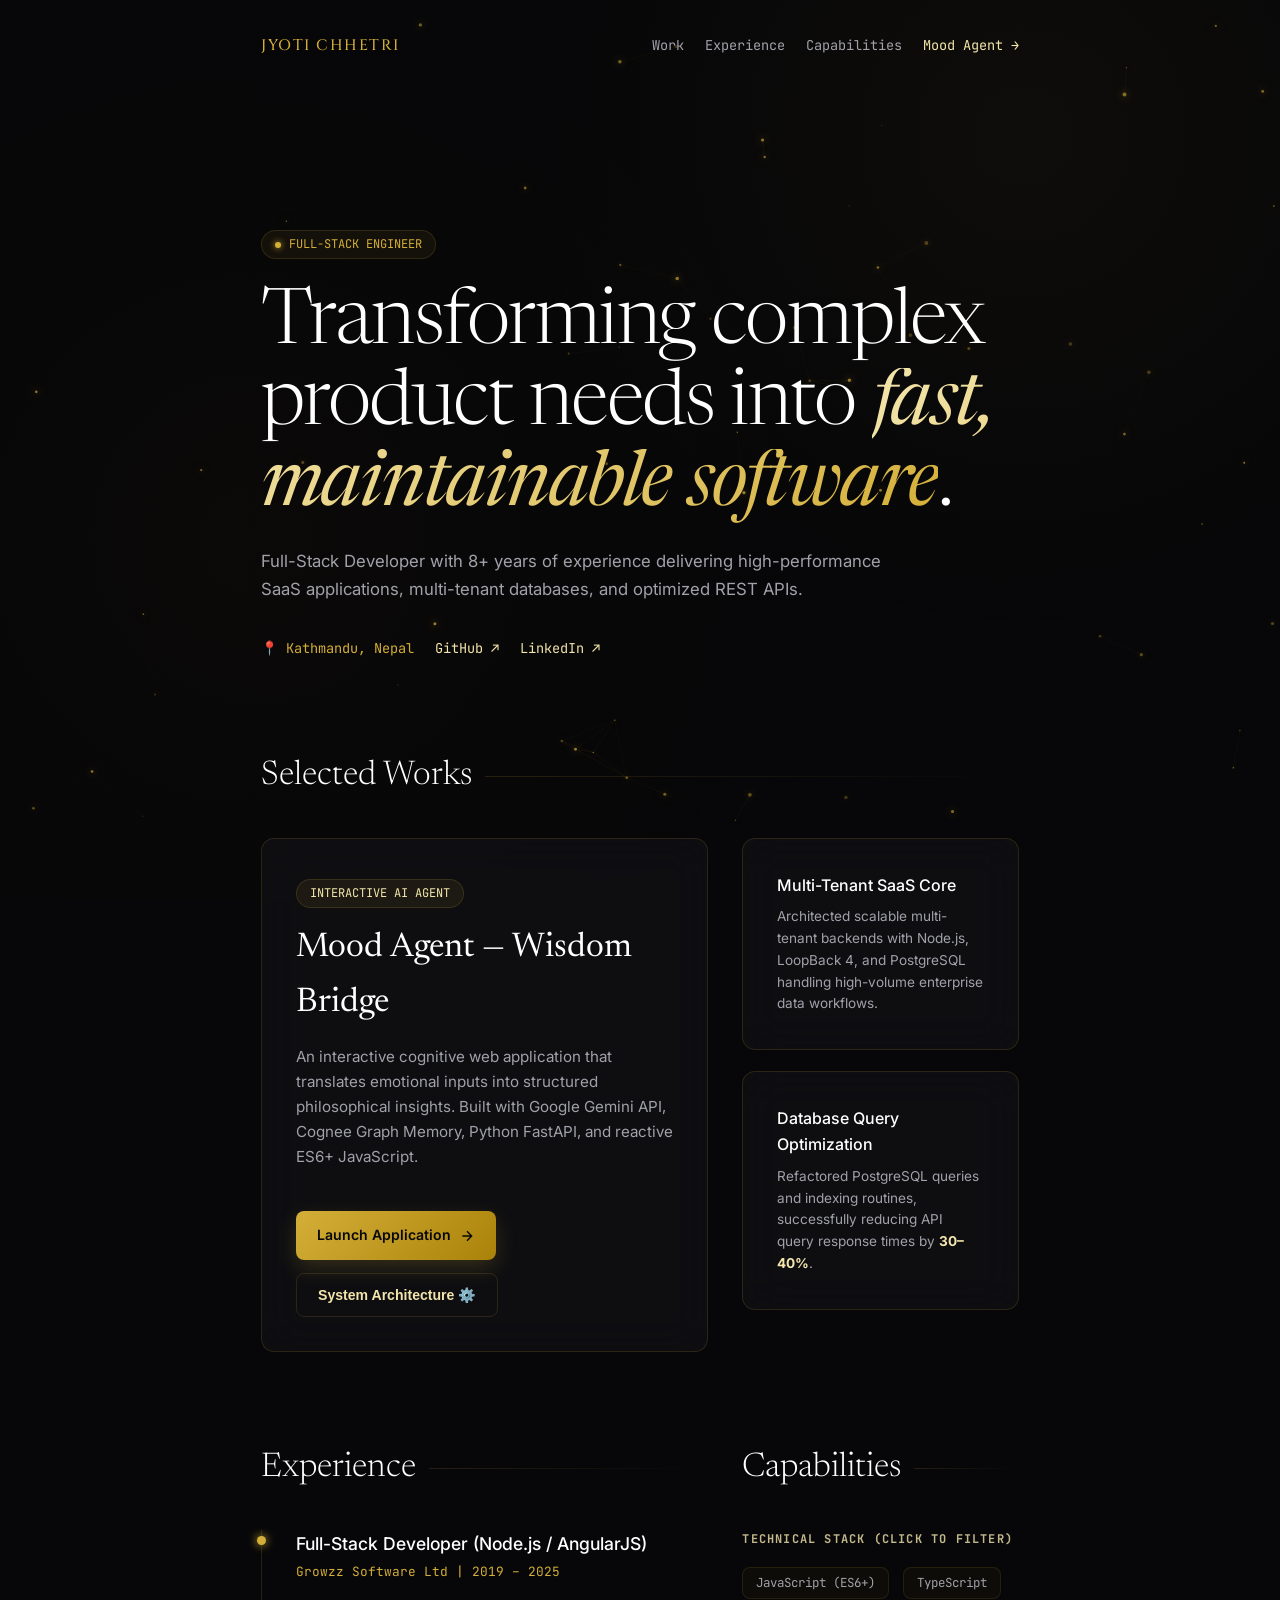
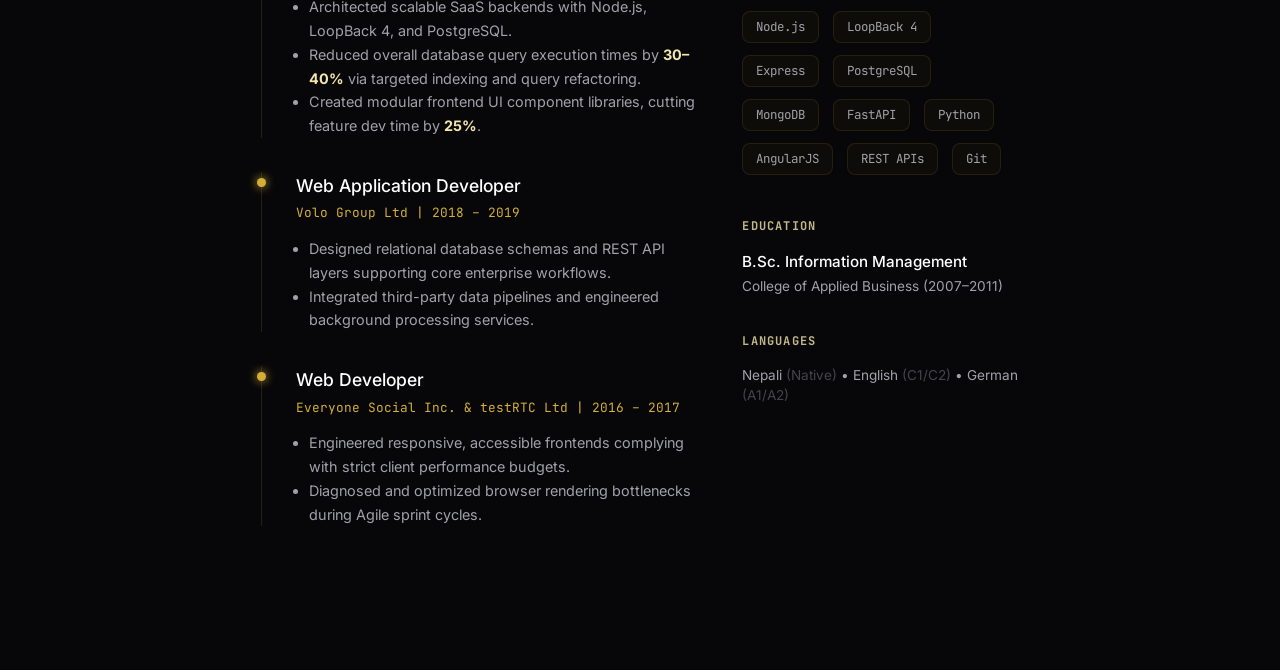
<file: frontend/index.html>
<!DOCTYPE html>
<html lang="en">
<head>
  <meta charset="UTF-8" />
  <meta name="viewport" content="width=device-width, initial-scale=1.0" />
  
  <title>Jyoti Chhetri — Full-Stack Engineer</title>
  <meta name="description" content="Full-Stack Engineer with 8+ years of experience delivering high-performance SaaS applications, multi-tenant database architectures, and REST APIs." />
  <meta property="og:title" content="Jyoti Chhetri — Full-Stack Engineer" />
  <meta property="og:description" content="Engineering scalable web systems with high throughput, clean logic, and architectural precision." />
  <meta property="og:type" content="website" />

  <script async src="https://www.googletagmanager.com/gtag/js?id=G-J9BEK6DE75"></script>
  <script>
    window.dataLayer = window.dataLayer || [];
    function gtag(){dataLayer.push(arguments);}
    gtag('js', new Date());
    gtag('config', 'G-J9BEK6DE75');
  </script>
  
  <link rel="icon" type="image/svg+xml" href="[data-uri]">
  <link rel="shortcut icon" href="data:image/x-icon;," type="image/x-icon">
  <link rel="preconnect" href="https://fonts.googleapis.com" />
  <link rel="preconnect" href="https://fonts.gstatic.com" crossorigin />
  <link
    href="https://fonts.googleapis.com/css2?family=Cinzel:wght@400..600&family=Inter:ital,opsz,wght@0,14..32,300..600;1,14..32,300..600&family=JetBrains+Mono:wght@300;400;500&family=Newsreader:ital,opsz,wght@0,6..72,300..400;1,6..72,300..400&display=swap"
    rel="stylesheet"
  />
  <link rel="stylesheet" href="style.css" />
  
  <style>
    /* Fibonacci Spatial System & Ethereal Gold Palette */
    :root {
      --fib-1: 1px;
      --fib-2: 2px;
      --fib-3: 3px;
      --fib-5: 5px;
      --fib-8: 8px;
      --fib-13: 13px;
      --fib-21: 21px;
      --fib-34: 34px;
      --fib-55: 55px;
      --fib-89: 89px;
      --fib-144: 144px;

      --bg-dark: #070709;
      --bg-card: rgba(18, 18, 22, 0.7);
      --gold-primary: #d4af37;
      --gold-light: #f3e5ab;
      --gold-subtle: rgba(212, 175, 55, 0.25);
      
      --text-main: #f4f4f6;
      --text-muted: #a1a1aa;
      --border-subtle: rgba(212, 175, 55, 0.15);
    }

    body {
      background-color: var(--bg-dark);
      color: var(--text-main);
      font-family: 'Inter', sans-serif;
      overflow-x: hidden;
    }

    /* Full-Screen Dynamic Background Canvas */
    #art-canvas {
      position: fixed;
      top: 0;
      left: 0;
      width: 100vw;
      height: 100vh;
      z-index: 0;
      pointer-events: none;
    }

    .golden-grid {
      display: grid;
      grid-template-columns: 1.618fr 1fr;
      gap: var(--fib-34);
    }

    @media (max-width: 880px) {
      .golden-grid {
        grid-template-columns: 1fr;
      }
    }

    .ambient-glow {
      position: fixed;
      top: 0;
      left: 50%;
      transform: translateX(-50%);
      width: 100vw;
      height: 100vh;
      background: 
        radial-gradient(circle at 80% 15%, rgba(212, 175, 55, 0.04) 0%, transparent 40%),
        radial-gradient(circle at 20% 60%, rgba(245, 158, 11, 0.02) 0%, transparent 50%);
      pointer-events: none;
      z-index: 0;
    }

    .portfolio-hero {
      padding-top: var(--fib-89);
      padding-bottom: var(--fib-89);
      position: relative;
      z-index: 1;
    }

    .artistic-name {
      font-family: 'Newsreader', serif;
      font-size: clamp(2.8rem, 6.2vw, 4.8rem);
      font-weight: 300;
      letter-spacing: -0.02em;
      line-height: 1.05;
      color: #ffffff;
      margin-top: var(--fib-13);
      margin-bottom: var(--fib-21);
    }

    .artistic-name span {
      font-style: italic;
      background: linear-gradient(135deg, var(--gold-light), var(--gold-primary));
      -webkit-background-clip: text;
      -webkit-text-fill-color: transparent;
      font-weight: 400;
    }

    .art-card {
      background: var(--bg-card);
      border: 1px solid var(--border-subtle);
      border-radius: var(--fib-13);
      padding: var(--fib-34);
      backdrop-filter: blur(20px);
      -webkit-backdrop-filter: blur(20px);
      position: relative;
      overflow: hidden;
      transition: all 0.34s cubic-bezier(0.16, 1, 0.3, 1);
    }

    .art-card::before {
      content: '';
      position: absolute;
      top: 0;
      left: 0;
      right: 0;
      height: 1px;
      background: linear-gradient(90deg, transparent, var(--gold-primary), transparent);
      opacity: 0;
      transition: opacity 0.34s ease;
    }

    .art-card:hover {
      border-color: rgba(212, 175, 55, 0.4);
      transform: translateY(-3px);
      box-shadow: 0 var(--fib-21) var(--fib-34) rgba(0, 0, 0, 0.6),
                  0 0 20px rgba(212, 175, 55, 0.05);
    }

    .art-card:hover::before {
      opacity: 1;
    }

    .section-title {
      font-family: 'Newsreader', serif;
      font-size: var(--fib-34);
      font-weight: 300;
      color: #ffffff;
      margin-bottom: var(--fib-34);
      display: flex;
      align-items: center;
      gap: var(--fib-13);
    }

    .section-title::after {
      content: '';
      flex: 1;
      height: 1px;
      background: linear-gradient(90deg, var(--border-subtle), transparent);
    }

    .timeline {
      display: flex;
      flex-direction: column;
      gap: var(--fib-34);
    }

    .timeline-node {
      position: relative;
      padding-left: var(--fib-34);
      border-left: 1px solid var(--border-subtle);
      transition: border-color 0.2s ease, opacity 0.3s ease;
    }

    .timeline-node::before {
      content: '';
      position: absolute;
      left: -5px;
      top: 6px;
      width: 9px;
      height: 9px;
      border-radius: 50%;
      background: var(--gold-primary);
      box-shadow: 0 0 10px var(--gold-primary);
    }

    .timeline-node.highlight {
      border-left-color: var(--gold-light);
      background: rgba(212, 175, 55, 0.03);
      border-radius: 0 var(--fib-8) var(--fib-8) 0;
    }

    .skill-pill {
      display: inline-flex;
      align-items: center;
      padding: var(--fib-5) var(--fib-13);
      background: rgba(212, 175, 55, 0.03);
      border: 1px solid rgba(212, 175, 55, 0.12);
      border-radius: var(--fib-8);
      font-family: 'JetBrains Mono', monospace;
      font-size: 0.78rem;
      color: var(--text-muted);
      margin-right: var(--fib-8);
      margin-bottom: var(--fib-8);
      cursor: pointer;
      user-select: none;
      transition: all 0.2s ease;
    }

    .skill-pill:hover, .skill-pill.active {
      border-color: var(--gold-primary);
      color: var(--gold-light);
      background: rgba(212, 175, 55, 0.12);
    }

    .art-btn {
      display: inline-flex;
      align-items: center;
      gap: var(--fib-8);
      padding: var(--fib-13) var(--fib-21);
      background: linear-gradient(135deg, #d4af37, #aa820a);
      color: #070709;
      font-weight: 600;
      font-size: 0.88rem;
      border-radius: var(--fib-8);
      text-decoration: none;
      box-shadow: 0 var(--fib-8) var(--fib-21) rgba(212, 175, 55, 0.2);
      transition: all 0.25s cubic-bezier(0.16, 1, 0.3, 1);
      border: none;
      cursor: pointer;
    }

    .art-btn:hover {
      transform: translateY(-2px);
      box-shadow: 0 var(--fib-13) var(--fib-34) rgba(212, 175, 55, 0.35);
      background: linear-gradient(135deg, var(--gold-light), var(--gold-primary));
    }

    .art-btn-secondary {
      background: transparent;
      border: 1px solid var(--border-subtle);
      color: var(--gold-light);
      box-shadow: none;
    }

    .art-btn-secondary:hover {
      background: rgba(212, 175, 55, 0.08);
      border-color: var(--gold-primary);
    }

    .nav-bar {
      padding-top: var(--fib-34);
      padding-bottom: var(--fib-21);
      display: flex;
      justify-content: space-between;
      align-items: center;
      position: relative;
      z-index: 10;
    }

    .nav-link {
      color: var(--text-muted);
      text-decoration: none;
      font-size: 0.85rem;
      font-family: 'JetBrains Mono', monospace;
      transition: color 0.2s ease;
    }

    .nav-link:hover {
      color: var(--gold-light);
    }

    .eyebrow-badge {
      display: inline-flex;
      align-items: center;
      gap: var(--fib-8);
      padding: 4px var(--fib-13);
      background: rgba(212, 175, 55, 0.06);
      border: 1px solid var(--border-subtle);
      border-radius: 50px;
      font-family: 'JetBrains Mono', monospace;
      font-size: 0.75rem;
      color: var(--gold-primary);
    }

    .eyebrow-badge .dot {
      width: 6px;
      height: 6px;
      border-radius: 50%;
      background: var(--gold-primary);
      box-shadow: 0 0 6px var(--gold-primary);
    }

    /* Modal Styling */
    .modal-overlay {
      position: fixed;
      top: 0;
      left: 0;
      width: 100vw;
      height: 100vh;
      background: rgba(7, 7, 9, 0.85);
      backdrop-filter: blur(12px);
      z-index: 100;
      display: flex;
      align-items: center;
      justify-content: center;
      opacity: 0;
      pointer-events: none;
      transition: opacity 0.3s ease;
    }

    .modal-overlay.active {
      opacity: 1;
      pointer-events: auto;
    }

    .modal-body {
      background: #0d0d12;
      border: 1px solid var(--gold-primary);
      border-radius: var(--fib-13);
      padding: var(--fib-34);
      max-width: 650px;
      width: 90%;
      position: relative;
      box-shadow: 0 var(--fib-34) var(--fib-89) rgba(0, 0, 0, 0.8);
    }

    .modal-close {
      position: absolute;
      top: var(--fib-13);
      right: var(--fib-21);
      background: none;
      border: none;
      color: var(--text-muted);
      font-size: 1.5rem;
      cursor: pointer;
    }

    .arch-flow {
      display: flex;
      flex-direction: column;
      gap: var(--fib-13);
      margin-top: var(--fib-21);
      font-family: 'JetBrains Mono', monospace;
      font-size: 0.85rem;
    }

    .arch-step {
      padding: var(--fib-13);
      background: rgba(212, 175, 55, 0.04);
      border-left: 2px solid var(--gold-primary);
      border-radius: 0 var(--fib-8) var(--fib-8) 0;
    }
  </style>
</head>
<body>

  <canvas id="art-canvas"></canvas>

  <div class="ambient-glow" aria-hidden="true"></div>

  <a href="#main-content" class="skip-link">Skip to main content</a>

  <nav class="wrap nav-bar">
    <div style="font-family: 'Cinzel', serif; font-size: 0.95rem; letter-spacing: 0.1em; color: var(--gold-primary); font-weight: 500;">
      JYOTI CHHETRI
    </div>
    <div style="display: flex; gap: var(--fib-21); align-items: center;">
      <a href="#projects" class="nav-link">Work</a>
      <a href="#experience" class="nav-link">Experience</a>
      <a href="#skills" class="nav-link">Capabilities</a>
      <a href="/mood-agent" class="nav-link" style="color: var(--gold-light);">Mood Agent &rarr;</a>
    </div>
  </nav>

  <main id="main-content" class="wrap" style="position: relative; z-index: 1;">

    <header class="portfolio-hero">
      <div>
        <div class="eyebrow-badge" style="margin-bottom: var(--fib-13);">
          <span class="dot" aria-hidden="true"></span>
          <span>FULL-STACK ENGINEER</span>
        </div>
        
        <h1 class="artistic-name">
          Transforming complex product needs into <span>fast, maintainable software</span>.
        </h1>

        <p style="max-width: 58ch; font-size: 1.05rem; line-height: 1.65; color: var(--text-muted); margin-bottom: var(--fib-34);">
          Full-Stack Developer with 8+ years of experience delivering high-performance SaaS applications, multi-tenant databases, and optimized REST APIs.
        </p>

        <div style="font-family: 'JetBrains Mono', monospace; font-size: 0.85rem; color: var(--text-muted); display: flex; gap: var(--fib-21); flex-wrap: wrap; align-items: center;">
          <span style="color: var(--gold-primary);">📍 Kathmandu, Nepal</span>
          <a href="https://github.com/jyoti-openair" target="_blank" class="nav-link" style="color: var(--gold-light);">GitHub ↗</a>
          <a href="https://linkedin.com/in/jyoti-chhetri" target="_blank" class="nav-link" style="color: var(--gold-light);">LinkedIn ↗</a>
        </div>
      </div>
    </header>

    <section id="projects" style="padding-bottom: var(--fib-89);">
      <h2 class="section-title">Selected Works</h2>
      
      <div class="golden-grid">
        <article class="art-card" style="display: flex; flex-direction: column; justify-content: space-between;">
          <div>
            <div class="eyebrow-badge" style="margin-bottom: var(--fib-13); background: rgba(212, 175, 55, 0.08);">
              <span style="color: var(--gold-light);">INTERACTIVE AI AGENT</span>
            </div>
            <h3 style="font-family: 'Newsreader', serif; font-size: var(--fib-34); font-weight: 400; color: #fff; margin-bottom: var(--fib-13);">
              Mood Agent — Wisdom Bridge
            </h3>
            <p style="color: var(--text-muted); font-size: 0.95rem; line-height: 1.65; margin-bottom: var(--fib-21);">
              An interactive cognitive web application that translates emotional inputs into structured philosophical insights. Built with Google Gemini API, Cognee Graph Memory, Python FastAPI, and reactive ES6+ JavaScript.
            </p>
          </div>

          <div style="display: flex; gap: var(--fib-13); flex-wrap: wrap; margin-top: var(--fib-21);">
            <a href="/mood-agent" class="art-btn">
              Launch Application
              <svg width="16" height="16" viewBox="0 0 24 24" fill="none" stroke="currentColor" stroke-width="2"><path d="M5 12h14M12 5l7 7-7 7"/></svg>
            </a>
            <button class="art-btn art-btn-secondary" onclick="toggleModal(true)">
              System Architecture ⚙️
            </button>
          </div>
        </article>

        <div style="display: flex; flex-direction: column; gap: var(--fib-21);">
          <div class="art-card">
            <h4 style="color: #fff; font-size: 1rem; margin-bottom: var(--fib-8); font-weight: 500;">Multi-Tenant SaaS Core</h4>
            <p style="color: var(--text-muted); font-size: 0.85rem; line-height: 1.6;">
              Architected scalable multi-tenant backends with Node.js, LoopBack 4, and PostgreSQL handling high-volume enterprise data workflows.
            </p>
          </div>

          <div class="art-card">
            <h4 style="color: #fff; font-size: 1rem; margin-bottom: var(--fib-8); font-weight: 500;">Database Query Optimization</h4>
            <p style="color: var(--text-muted); font-size: 0.85rem; line-height: 1.6;">
              Refactored PostgreSQL queries and indexing routines, successfully reducing API query response times by <strong style="color: var(--gold-light);">30–40%</strong>.
            </p>
          </div>
        </div>
      </div>
    </section>

    <section id="experience" style="padding-bottom: var(--fib-89);">
      <div class="golden-grid">
        <div>
          <h2 class="section-title">Experience</h2>
          
          <div class="timeline">
            <div class="timeline-node" data-tags="Node.js PostgreSQL LoopBack 4 AngularJS JavaScript">
              <h3 style="color: #fff; font-size: 1.1rem; font-weight: 500;">Full-Stack Developer (Node.js / AngularJS)</h3>
              <p style="color: var(--gold-primary); font-family: 'JetBrains Mono', monospace; font-size: 0.8rem; margin-top: var(--fib-3); margin-bottom: var(--fib-13);">Growzz Software Ltd | 2019 – 2025</p>
              <ul style="color: var(--text-muted); font-size: 0.9rem; line-height: 1.65; padding-left: var(--fib-13);">
                <li>Architected scalable SaaS backends with Node.js, LoopBack 4, and PostgreSQL.</li>
                <li>Reduced overall database query execution times by <strong style="color: var(--gold-light);">30–40%</strong> via targeted indexing and query refactoring.</li>
                <li>Created modular frontend UI component libraries, cutting feature dev time by <strong style="color: var(--gold-light);">25%</strong>.</li>
              </ul>
            </div>

            <div class="timeline-node" data-tags="REST APIs PostgreSQL Express JavaScript">
              <h3 style="color: #fff; font-size: 1.1rem; font-weight: 500;">Web Application Developer</h3>
              <p style="color: var(--gold-primary); font-family: 'JetBrains Mono', monospace; font-size: 0.8rem; margin-top: var(--fib-3); margin-bottom: var(--fib-13);">Volo Group Ltd | 2018 – 2019</p>
              <ul style="color: var(--text-muted); font-size: 0.9rem; line-height: 1.65; padding-left: var(--fib-13);">
                <li>Designed relational database schemas and REST API layers supporting core enterprise workflows.</li>
                <li>Integrated third-party data pipelines and engineered background processing services.</li>
              </ul>
            </div>

            <div class="timeline-node" data-tags="JavaScript REST APIs Git">
              <h3 style="color: #fff; font-size: 1.1rem; font-weight: 500;">Web Developer</h3>
              <p style="color: var(--gold-primary); font-family: 'JetBrains Mono', monospace; font-size: 0.8rem; margin-top: var(--fib-3); margin-bottom: var(--fib-13);">Everyone Social Inc. & testRTC Ltd | 2016 – 2017</p>
              <ul style="color: var(--text-muted); font-size: 0.9rem; line-height: 1.65; padding-left: var(--fib-13);">
                <li>Engineered responsive, accessible frontends complying with strict client performance budgets.</li>
                <li>Diagnosed and optimized browser rendering bottlenecks during Agile sprint cycles.</li>
              </ul>
            </div>
          </div>
        </div>

        <div id="skills">
          <h2 class="section-title">Capabilities</h2>
          
          <div style="margin-bottom: var(--fib-34);">
            <h4 style="font-family: 'JetBrains Mono', monospace; color: var(--gold-light); font-size: 0.75rem; letter-spacing: 0.1em; margin-bottom: var(--fib-13); opacity: 0.8;">TECHNICAL STACK (CLICK TO FILTER)</h4>
            <div>
              <span class="skill-pill" onclick="filterTimeline('JavaScript')">JavaScript (ES6+)</span>
              <span class="skill-pill" onclick="filterTimeline('TypeScript')">TypeScript</span>
              <span class="skill-pill" onclick="filterTimeline('Node.js')">Node.js</span>
              <span class="skill-pill" onclick="filterTimeline('LoopBack 4')">LoopBack 4</span>
              <span class="skill-pill" onclick="filterTimeline('Express')">Express</span>
              <span class="skill-pill" onclick="filterTimeline('PostgreSQL')">PostgreSQL</span>
              <span class="skill-pill" onclick="filterTimeline('MongoDB')">MongoDB</span>
              <span class="skill-pill" onclick="filterTimeline('FastAPI')">FastAPI</span>
              <span class="skill-pill" onclick="filterTimeline('Python')">Python</span>
              <span class="skill-pill" onclick="filterTimeline('AngularJS')">AngularJS</span>
              <span class="skill-pill" onclick="filterTimeline('REST APIs')">REST APIs</span>
              <span class="skill-pill" onclick="filterTimeline('Git')">Git</span>
            </div>
          </div>

          <div style="margin-bottom: var(--fib-34);">
            <h4 style="font-family: 'JetBrains Mono', monospace; color: var(--gold-light); font-size: 0.75rem; letter-spacing: 0.1em; margin-bottom: var(--fib-13); opacity: 0.8;">EDUCATION</h4>
            <p style="color: #fff; font-size: 0.95rem; font-weight: 500;">B.Sc. Information Management</p>
            <p style="color: var(--text-muted); font-size: 0.85rem; margin-top: 2px;">College of Applied Business (2007–2011)</p>
          </div>

          <div>
            <h4 style="font-family: 'JetBrains Mono', monospace; color: var(--gold-light); font-size: 0.75rem; letter-spacing: 0.1em; margin-bottom: var(--fib-13); opacity: 0.8;">LANGUAGES</h4>
            <p style="color: var(--text-muted); font-size: 0.85rem; line-height: 1.5;">
              Nepali <span style="opacity:0.4;">(Native)</span> • English <span style="opacity:0.4;">(C1/C2)</span> • German <span style="opacity:0.4;">(A1/A2)</span>
            </p>
          </div>
        </div>

      </div>
    </section>

  </main>

  <div id="arch-modal" class="modal-overlay" onclick="if(event.target === this) toggleModal(false)">
    <div class="modal-body">
      <button class="modal-close" onclick="toggleModal(false)">&times;</button>
      <h3 style="font-family: 'Newsreader', serif; font-size: 1.5rem; color: var(--gold-light); margin-bottom: var(--fib-8);">
        Mood Agent Architecture Flow
      </h3>
      <p style="color: var(--text-muted); font-size: 0.85rem; line-height: 1.5;">
        A high-level view of the interaction flow powering the wisdom synthesis pipeline:
      </p>
      
      <div class="arch-flow">
        <div class="arch-step">
          <strong style="color: #fff;">1. Client Event:</strong> User inputs emotional state via reactive Vanilla JS interface.
        </div>
        <div class="arch-step">
          <strong style="color: #fff;">2. API Layer:</strong> Request dispatched to Python FastAPI backend service via REST.
        </div>
        <div class="arch-step">
          <strong style="color: #fff;">3. Knowledge Graph Memory:</strong> Query context resolved using Cognee Graph Memory.
        </div>
        <div class="arch-step">
          <strong style="color: #fff;">4. AI Reasoning Engine:</strong> Synthesized prompt routed to Google Gemini API for insight generation.
        </div>
      </div>
    </div>
  </div>

  <script>
    // Generative Interactive Constellation Background Script
    const canvas = document.getElementById('art-canvas');
    const ctx = canvas.getContext('2d');
    
    let particles = [];
    let mouse = { x: null, y: null, radius: 150 };

    function resizeCanvas() {
      canvas.width = window.innerWidth;
      canvas.height = window.innerHeight;
      initParticles();
    }

    window.addEventListener('resize', resizeCanvas);
    window.addEventListener('mousemove', (e) => {
      mouse.x = e.x;
      mouse.y = e.y;
    });

    class Particle {
      constructor() {
        this.x = Math.random() * canvas.width;
        this.y = Math.random() * canvas.height;
        this.vx = (Math.random() - 0.5) * 0.3;
        this.vy = (Math.random() - 0.5) * 0.3;
        this.radius = Math.random() * 1.5 + 0.5;
        this.alpha = Math.random() * 0.5 + 0.2;
      }

      update() {
        this.x += this.vx;
        this.y += this.vy;

        if (this.x < 0 || this.x > canvas.width) this.vx *= -1;
        if (this.y < 0 || this.y > canvas.height) this.vy *= -1;
      }

      draw() {
        ctx.beginPath();
        ctx.arc(this.x, this.y, this.radius, 0, Math.PI * 2);
        ctx.fillStyle = `rgba(212, 175, 55, ${this.alpha})`;
        ctx.shadowBlur = 8;
        ctx.shadowColor = '#d4af37';
        ctx.fill();
      }
    }

    function initParticles() {
      particles = [];
      const particleCount = Math.floor((canvas.width * canvas.height) / 18000);
      for (let i = 0; i < particleCount; i++) {
        particles.push(new Particle());
      }
    }

    function animate() {
      ctx.clearRect(0, 0, canvas.width, canvas.height);
      
      for (let i = 0; i < particles.length; i++) {
        particles[i].update();
        particles[i].draw();

        for (let j = i + 1; j < particles.length; j++) {
          const dx = particles[i].x - particles[j].x;
          const dy = particles[i].y - particles[j].y;
          const dist = Math.sqrt(dx * dx + dy * dy);

          if (dist < 120) {
            ctx.beginPath();
            ctx.moveTo(particles[i].x, particles[i].y);
            ctx.lineTo(particles[j].x, particles[j].y);
            ctx.strokeStyle = `rgba(212, 175, 55, ${0.12 - dist / 1000})`;
            ctx.lineWidth = 0.5;
            ctx.stroke();
          }
        }
      }
      requestAnimationFrame(animate);
    }

    resizeCanvas();
    animate();

    // Modal Controller
    function toggleModal(show) {
      const modal = document.getElementById('arch-modal');
      if (show) modal.classList.add('active');
      else modal.classList.remove('active');
    }

    // Interactive Skill Tag Filter
    function filterTimeline(skill) {
      const nodes = document.querySelectorAll('.timeline-node');
      const pills = document.querySelectorAll('.skill-pill');

      pills.forEach(pill => {
        if (pill.innerText.includes(skill)) {
          pill.classList.toggle('active');
        } else {
          pill.classList.remove('active');
        }
      });

      nodes.forEach(node => {
        const tags = node.getAttribute('data-tags') || '';
        if (tags.includes(skill)) {
          node.classList.add('highlight');
        } else {
          node.classList.remove('highlight');
        }
      });
    }
  </script>
</body>
</html>
</file>
<file: frontend/style.css>
/* ==========================================================================
   Typography & Design Tokens — Fibonacci Golden Ratio System
   Sequence Scale: 1px, 2px, 3px, 5px, 8px, 13px, 21px, 34px, 55px, 89px, 144px
   ========================================================================== */

:root {
  /* Font Families: Newsreader for Deep Reading, Inter for UI, JetBrains Mono for Code/Tech */
  --font-reading: 'Newsreader', Georgia, serif;
  --font-heading: 'Newsreader', Georgia, serif;
  --font-sans: 'Inter', system-ui, -apple-system, sans-serif;
  --font-mono: 'JetBrains Mono', monospace;

  /* Color Palette & WCAG AA Contrast Ratios */
  --bg-primary: #08090c;
  --panel-bg: rgba(16, 18, 24, 0.8);
  --panel-border: rgba(255, 255, 255, 0.12);
  --text-primary: #f0f2f5;
  --text-secondary: #a0a7b5;
  --text-muted: #6b7280;
  
  --accent-teal: #14b8a6;
  --accent-teal-glow: rgba(20, 184, 166, 0.3);
  --accent-focus: #38bdf8;

  /* Strict Fibonacci Spacing Scale */
  --fib-1: 1px;
  --fib-2: 2px;
  --fib-3: 3px;
  --fib-5: 5px;
  --fib-8: 8px;
  --fib-13: 13px;
  --fib-21: 21px;
  --fib-34: 34px;
  --fib-55: 55px;
  --fib-89: 89px;

  /* Functional Fibonacci Semantic Aliases */
  --space-xs: var(--fib-5);
  --space-sm: var(--fib-8);
  --space-md: var(--fib-13);
  --space-lg: var(--fib-21);
  --space-xl: var(--fib-34);
  --space-xxl: var(--fib-55);

  /* Fibonacci Typography Scale (px) */
  --font-size-sm: 13px;
  --font-size-base: 21px;  /* Optimal Golden Reading Size */
  --font-size-lg: 34px;
  --font-size-xl: 55px;

  /* Animation Tokens */
  --transition-fast: 150ms cubic-bezier(0.4, 0, 0.2, 1);
  --transition-smooth: 300ms cubic-bezier(0.4, 0, 0.2, 1);
}

* {
  box-sizing: border-box;
  margin: 0;
  padding: 0;
}

html {
  scroll-behavior: smooth;
  background-color: var(--bg-primary);
}

body {
  background-color: transparent; /* Allows .ambient-background fixed layer to display clearly */
  color: var(--text-primary);
  font-family: var(--font-reading);
  font-size: var(--font-size-base);
  line-height: 1.618; /* Golden Ratio Line Height */
  min-height: 100vh;
  text-rendering: optimizeLegibility;
  -webkit-font-smoothing: antialiased;
  -moz-osx-font-smoothing: grayscale;
  overflow-x: hidden;
}

/* Keyboard Focus Outline */
:focus-visible {
  outline: var(--fib-2) solid var(--accent-focus);
  outline-offset: var(--fib-3);
}

.skip-link {
  position: absolute;
  top: -100px;
  left: var(--fib-13);
  background: var(--accent-focus);
  color: #000;
  padding: var(--fib-8) var(--fib-13);
  font-weight: 600;
  font-size: var(--font-size-sm);
  font-family: var(--font-sans);
  z-index: 100;
  transition: top var(--transition-fast);
}

.skip-link:focus {
  top: var(--fib-13);
}

/* Ambient Radial Background */
.ambient-background {
  position: fixed;
  inset: 0;
  background: 
    radial-gradient(circle at 50% 35%, rgba(20, 184, 166, 0.07), transparent 60%),
    radial-gradient(circle at 50% 50%, rgba(255, 255, 255, 0.02), transparent 75%);
  pointer-events: none;
  z-index: -1;
}

/* ==========================================================================
   Left Margin Tech Stack Showcase
   ========================================================================== */
.stack-badge {
  position: fixed;
  top: var(--fib-34);
  left: var(--fib-21);
  z-index: 10;
  width: 210px;
  background: var(--panel-bg);
  backdrop-filter: blur(13px);
  -webkit-backdrop-filter: blur(13px);
  border: var(--fib-1) solid var(--panel-border);
  border-radius: var(--fib-8);
  padding: var(--fib-13) var(--fib-21);
  font-family: var(--font-mono);
  box-shadow: 0 var(--fib-13) var(--fib-34) rgba(0, 0, 0, 0.4);
  transition: transform var(--transition-smooth);
}

.stack-badge__header {
  display: flex;
  align-items: center;
  gap: var(--fib-8);
  padding-bottom: var(--fib-8);
  margin-bottom: var(--fib-8);
  border-bottom: var(--fib-1) solid rgba(255, 255, 255, 0.08);
}

.stack-badge__dot {
  width: var(--fib-8);
  height: var(--fib-8);
  background-color: var(--accent-teal);
  border-radius: 50%;
  box-shadow: 0 0 var(--fib-8) var(--accent-teal);
}

.stack-badge__title {
  font-size: var(--fib-13);
  font-weight: 500;
  letter-spacing: 0.1em;
  color: var(--accent-teal);
  text-transform: uppercase;
}

.stack-badge__list {
  list-style: none;
  display: flex;
  flex-direction: column;
  gap: var(--fib-8);
  font-size: var(--fib-13);
  color: var(--text-primary);
}

.stack-badge__list li span {
  display: block;
  font-size: var(--fib-8);
  color: var(--text-muted);
  letter-spacing: 0.05em;
  text-transform: uppercase;
}

/* ==========================================================================
   Layout & Utility Classes
   ========================================================================== */
.wrap {
  width: 100%;
  max-width: 800px;
  margin: 0 auto;
  padding: var(--space-xxl) var(--space-lg);
}

.hidden {
  display: none !important;
}

/* ==========================================================================
   Hero Header Section
   ========================================================================== */
.hero {
  text-align: center;
  margin-bottom: var(--space-xl);
}

.badge {
  display: inline-flex;
  align-items: center;
  gap: var(--fib-8);
  padding: var(--fib-5) var(--fib-13);
  background: rgba(255, 255, 255, 0.04);
  border: var(--fib-1) solid var(--panel-border);
  border-radius: 100px;
  margin-bottom: var(--space-md);
}

.badge__led {
  width: var(--fib-8);
  height: var(--fib-8);
  background: var(--accent-teal);
  border-radius: 50%;
  animation: pulse 2s infinite;
}

@keyframes pulse {
  0%, 100% { opacity: 1; transform: scale(1); }
  50% { opacity: 0.382; transform: scale(0.85); }
}

.eyebrow {
  font-family: var(--font-mono);
  font-size: var(--font-size-sm);
  color: var(--text-secondary);
  letter-spacing: 0.05em;
}

.headline {
  font-family: var(--font-heading);
  font-size: var(--font-size-lg);
  font-weight: 500;
  letter-spacing: -0.02em;
  margin-bottom: var(--space-xs);
  color: var(--text-primary);
  line-height: 1.2;
}

.sub {
  font-family: var(--font-reading);
  color: var(--text-secondary);
  font-size: var(--font-size-base);
  font-weight: 400;
  font-style: italic;
}

/* ==========================================================================
   Radial Mandala Layout & Original Node Geometries
   ========================================================================== */
.mandala-section {
  display: flex;
  justify-content: center;
  align-items: center;
  padding: var(--space-md) 0;
  margin-bottom: var(--space-xxl);
}

.mandala {
  position: relative;
  width: 100%;
  max-width: 540px;
  aspect-ratio: 1 / 1;
  border-radius: 50%;
  display: flex;
  align-items: center;
  justify-content: center;
}

/* Concentric Geometric Mandala Rings */
.mandala::before,
.mandala::after {
  content: "";
  position: absolute;
  border-radius: 50%;
  pointer-events: none;
}

/* Outer Geometric Guide Ring */
.mandala::before {
  inset: 10px;
  border: var(--fib-1) dashed rgba(255, 255, 255, 0.12);
  box-shadow: 0 0 40px rgba(0, 0, 0, 0.6);
  animation: rotateSlow 180s linear infinite;
}

/* Inner Core Mandala Ring */
.mandala::after {
  inset: 22%;
  border: var(--fib-1) solid rgba(255, 255, 255, 0.08);
  background: radial-gradient(circle, rgba(20, 184, 166, 0.03) 0%, transparent 70%);
}

@keyframes rotateSlow {
  from { transform: rotate(0deg); }
  to { transform: rotate(360deg); }
}

/* Mandala Nodes Placement */
.mandala-node {
  background: transparent;
  border: none;
  display: flex;
  flex-direction: column;
  align-items: center;
  justify-content: center;
  gap: var(--fib-5);
  cursor: pointer;
  transition: transform var(--transition-smooth), filter var(--transition-smooth);
  z-index: 2;
}

/* Dynamic Mandala Circle Badge (Restored 64px Dimension) */
.mandala-circle {
  width: 64px;
  height: 64px;
  border-radius: 50%;
  border: var(--fib-1) solid currentColor;
  display: flex;
  align-items: center;
  justify-content: center;
  background-color: var(--panel-bg);
  backdrop-filter: blur(8px);
  -webkit-backdrop-filter: blur(8px);
  transition: all var(--transition-smooth);
  box-shadow: 0 4px 16px rgba(0, 0, 0, 0.5);
  position: relative;
}

/* Center Glow Halo on Circle */
.mandala-circle::after {
  content: "";
  position: absolute;
  inset: -4px;
  border-radius: 50%;
  border: var(--fib-1) solid var(--mood-color, var(--accent-teal));
  opacity: 0.2;
  transition: all var(--transition-smooth);
}

.mandala-emoji {
  font-size: 1.6rem;
  line-height: 1;
}

.mandala-node__label {
  font-size: var(--font-size-sm);
  font-weight: 500;
  font-family: var(--font-heading);
  color: var(--text-secondary);
  text-align: center;
  letter-spacing: 0.01em;
  transition: color var(--transition-fast);
}

/* Interactive Hover & Focus Mandala States */
.mandala-node:hover,
.mandala-node:focus-visible {
  z-index: 5;
}

.mandala-node:hover .mandala-circle,
.mandala-node:focus-visible .mandala-circle {
  box-shadow: 0 0 28px var(--mood-color, var(--accent-teal));
  border-color: var(--mood-color, var(--accent-teal));
  background-color: rgba(18, 20, 26, 0.95);
}

.mandala-node:hover .mandala-circle::after,
.mandala-node:focus-visible .mandala-circle::after {
  opacity: 0.8;
  inset: -8px;
}

.mandala-node:hover .mandala-node__label,
.mandala-node:focus-visible .mandala-node__label {
  color: var(--text-primary);
}

/* Restored Exact Radial Placement & 210px Translates for 10 Nodes */
@media (min-width: 640px) {
  .mandala {
    display: block;
  }

  .mandala-node {
    position: absolute;
    top: 50%;
    left: 50%;
    margin-top: -45px;
    margin-left: -32px;
    width: 64px;
  }

  .mandala-node:nth-child(1)  { transform: rotate(0deg) translate(210px) rotate(0deg); }
  .mandala-node:nth-child(2)  { transform: rotate(36deg) translate(210px) rotate(-36deg); }
  .mandala-node:nth-child(3)  { transform: rotate(72deg) translate(210px) rotate(-72deg); }
  .mandala-node:nth-child(4)  { transform: rotate(108deg) translate(210px) rotate(-108deg); }
  .mandala-node:nth-child(5)  { transform: rotate(144deg) translate(210px) rotate(-144deg); }
  .mandala-node:nth-child(6)  { transform: rotate(180deg) translate(210px) rotate(-180deg); }
  .mandala-node:nth-child(7)  { transform: rotate(216deg) translate(210px) rotate(-216deg); }
  .mandala-node:nth-child(8)  { transform: rotate(252deg) translate(210px) rotate(-252deg); }
  .mandala-node:nth-child(9)  { transform: rotate(288deg) translate(210px) rotate(-288deg); }
  .mandala-node:nth-child(10) { transform: rotate(324deg) translate(210px) rotate(-324deg); }

  .mandala-node:nth-child(1):hover  { transform: rotate(0deg) translate(210px) rotate(0deg) scale(1.12); }
  .mandala-node:nth-child(2):hover  { transform: rotate(36deg) translate(210px) rotate(-36deg) scale(1.12); }
  .mandala-node:nth-child(3):hover  { transform: rotate(72deg) translate(210px) rotate(-72deg) scale(1.12); }
  .mandala-node:nth-child(4):hover  { transform: rotate(108deg) translate(210px) rotate(-108deg) scale(1.12); }
  .mandala-node:nth-child(5):hover  { transform: rotate(144deg) translate(210px) rotate(-144deg) scale(1.12); }
  .mandala-node:nth-child(6):hover  { transform: rotate(180deg) translate(210px) rotate(-180deg) scale(1.12); }
  .mandala-node:nth-child(7):hover  { transform: rotate(216deg) translate(210px) rotate(-216deg) scale(1.12); }
  .mandala-node:nth-child(8):hover  { transform: rotate(252deg) translate(210px) rotate(-252deg) scale(1.12); }
  .mandala-node:nth-child(9):hover  { transform: rotate(288deg) translate(210px) rotate(-288deg) scale(1.12); }
  .mandala-node:nth-child(10):hover { transform: rotate(324deg) translate(210px) rotate(-324deg) scale(1.12); }
}

/* Fallback Grid Layout for Small Mobile Screens */
@media (max-width: 639px) {
  .mandala {
    display: grid;
    grid-template-columns: repeat(auto-fit, minmax(90px, 1fr));
    gap: var(--space-md);
    aspect-ratio: auto;
    border-radius: 0;
  }
  
  .mandala::before,
  .mandala::after {
    display: none;
  }
}

/* ==========================================================================
   Loading Radar Feedback
   ========================================================================== */
.loading-section {
  display: flex;
  flex-direction: column;
  align-items: center;
  justify-content: center;
  padding: var(--space-xxl) 0;
  gap: var(--space-md);
}

.loading-radar {
  width: 54px;
  height: 54px;
  border: var(--fib-2) solid var(--panel-border);
  border-top-color: var(--accent-teal);
  border-radius: 50%;
  animation: spin 1s linear infinite;
  box-shadow: 0 0 var(--fib-21) var(--accent-teal-glow);
}

@keyframes spin {
  to { transform: rotate(360deg); }
}

/* ==========================================================================
   Response Display Card & Deep Reading Typography
   ========================================================================== */
.response-card {
  background: var(--panel-bg);
  border: var(--fib-1) solid var(--panel-border);
  border-radius: var(--fib-13);
  padding: var(--space-xl);
  backdrop-filter: blur(13px);
  -webkit-backdrop-filter: blur(13px);
  box-shadow: 0 var(--fib-21) var(--fib-55) rgba(0, 0, 0, 0.5);
}

.response-card__header {
  display: flex;
  justify-content: space-between;
  align-items: center;
  margin-bottom: var(--space-md);
  padding-bottom: var(--space-sm);
  border-bottom: var(--fib-1) solid rgba(255, 255, 255, 0.08);
}

.response-card__kicker {
  font-family: var(--font-mono);
  font-size: var(--font-size-sm);
  color: var(--accent-teal);
  letter-spacing: 0.1em;
}

.response-card__body {
  font-family: var(--font-reading);
  font-size: var(--font-size-base);
  line-height: 1.618;
  color: var(--text-primary);
  margin-bottom: var(--space-lg);
  font-weight: 400;
}

.response-card__body p {
  margin-bottom: var(--space-md);
}

.response-card__body p:last-child {
  margin-bottom: 0;
}

.response-card__image-wrap {
  margin-top: var(--space-lg);
  border-radius: var(--fib-8);
  overflow: hidden;
  border: var(--fib-1) solid var(--panel-border);
  background: rgba(0, 0, 0, 0.2);
}

.response-card__image-wrap img {
  width: 45%;
  height: 45%;
  display: block;
}

.response-card__meta {
  font-family: var(--font-mono);
  font-size: var(--font-size-sm);
  color: var(--text-muted);
  margin-bottom: var(--space-lg);
}

.again-btn {
  display: inline-flex;
  align-items: center;
  gap: var(--fib-8);
  background: transparent;
  color: var(--text-primary);
  border: var(--fib-1) solid var(--panel-border);
  padding: var(--fib-8) var(--fib-21);
  border-radius: var(--fib-5);
  font-family: var(--font-heading);
  font-weight: 500;
  font-size: var(--font-size-sm);
  cursor: pointer;
  transition: all var(--transition-fast);
}

.again-btn:hover {
  background: rgba(255, 255, 255, 0.05);
  border-color: var(--accent-teal);
}

/* ==========================================================================
   Error Display Box
   ========================================================================== */
.error-box {
  background: rgba(239, 68, 68, 0.1);
  border: var(--fib-1) solid rgba(239, 68, 68, 0.3);
  color: #fca5a5;
  padding: var(--space-md);
  border-radius: var(--fib-5);
  font-family: var(--font-sans);
  font-size: var(--font-size-sm);
  margin-top: var(--space-md);
}

/* ==========================================================================
   Responsive Adaptations
   ========================================================================== */
@media (max-width: 1100px) {
  .stack-badge {
    position: relative;
    top: 0;
    left: 0;
    width: 100%;
    max-width: 800px;
    margin: 0 auto var(--space-lg) auto;
  }
  
  .stack-badge__list {
    display: grid;
    grid-template-columns: repeat(auto-fit, minmax(130px, 1fr));
    gap: var(--fib-13);
  }
}

/* Accessibility: Motion Preferences */
@media (prefers-reduced-motion: reduce) {
  *, *::before, *::after {
    animation-duration: 0.01ms !important;
    animation-iteration-count: 1 !important;
    transition-duration: 0.01ms !important;
  }
  
  .mandala::before {
    animation: none !important;
  }
}
</file>
